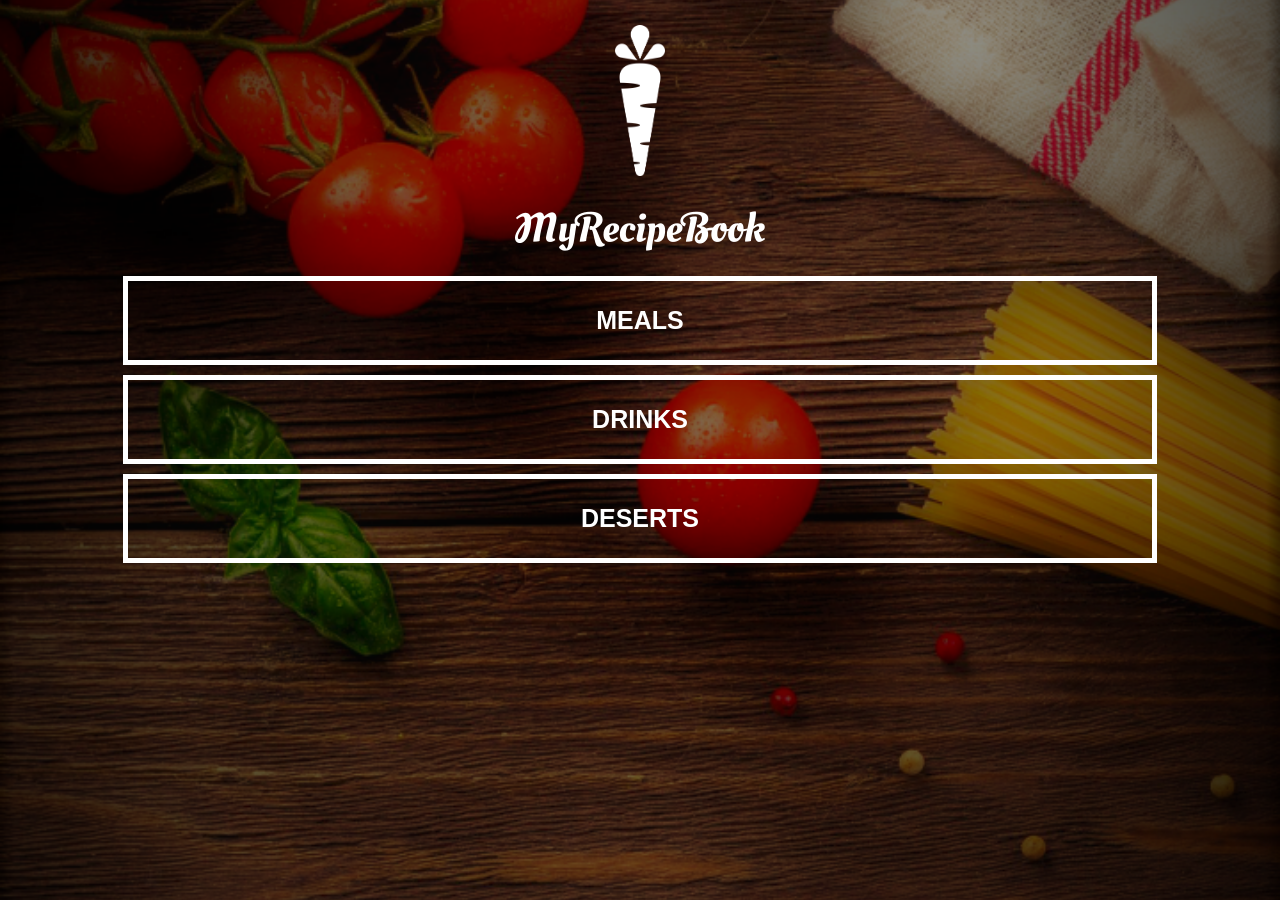
<file: index.html>
<!DOCTYPE html>
<html lang="en">
    <head>
        <meta charset="UTF-8" />
        <title>My Recipe Book.</title>
        <link rel="stylesheet" href="style.css">
                                            
    </head>
    <body class="body-home">
       <div id="home">
        
        <img src="images/logo-img.png" id="home-logo-img">
        <img src="images/logo-text.png" id="home-logo-text">
        
        <div class="home-menu">
         <a href="meals.html" class="home-menu-item">  
            <p>Meals</p>
           </a>
            
              <a href="drinks.html" class="home-menu-item">  
            <p>Drinks</p>
           </a>
            
              <a href="deserts.html" class="home-menu-item">  
            <p>Deserts</p>
           </a>
            
           </div>

        </div>
    </body>
</html>
</file>
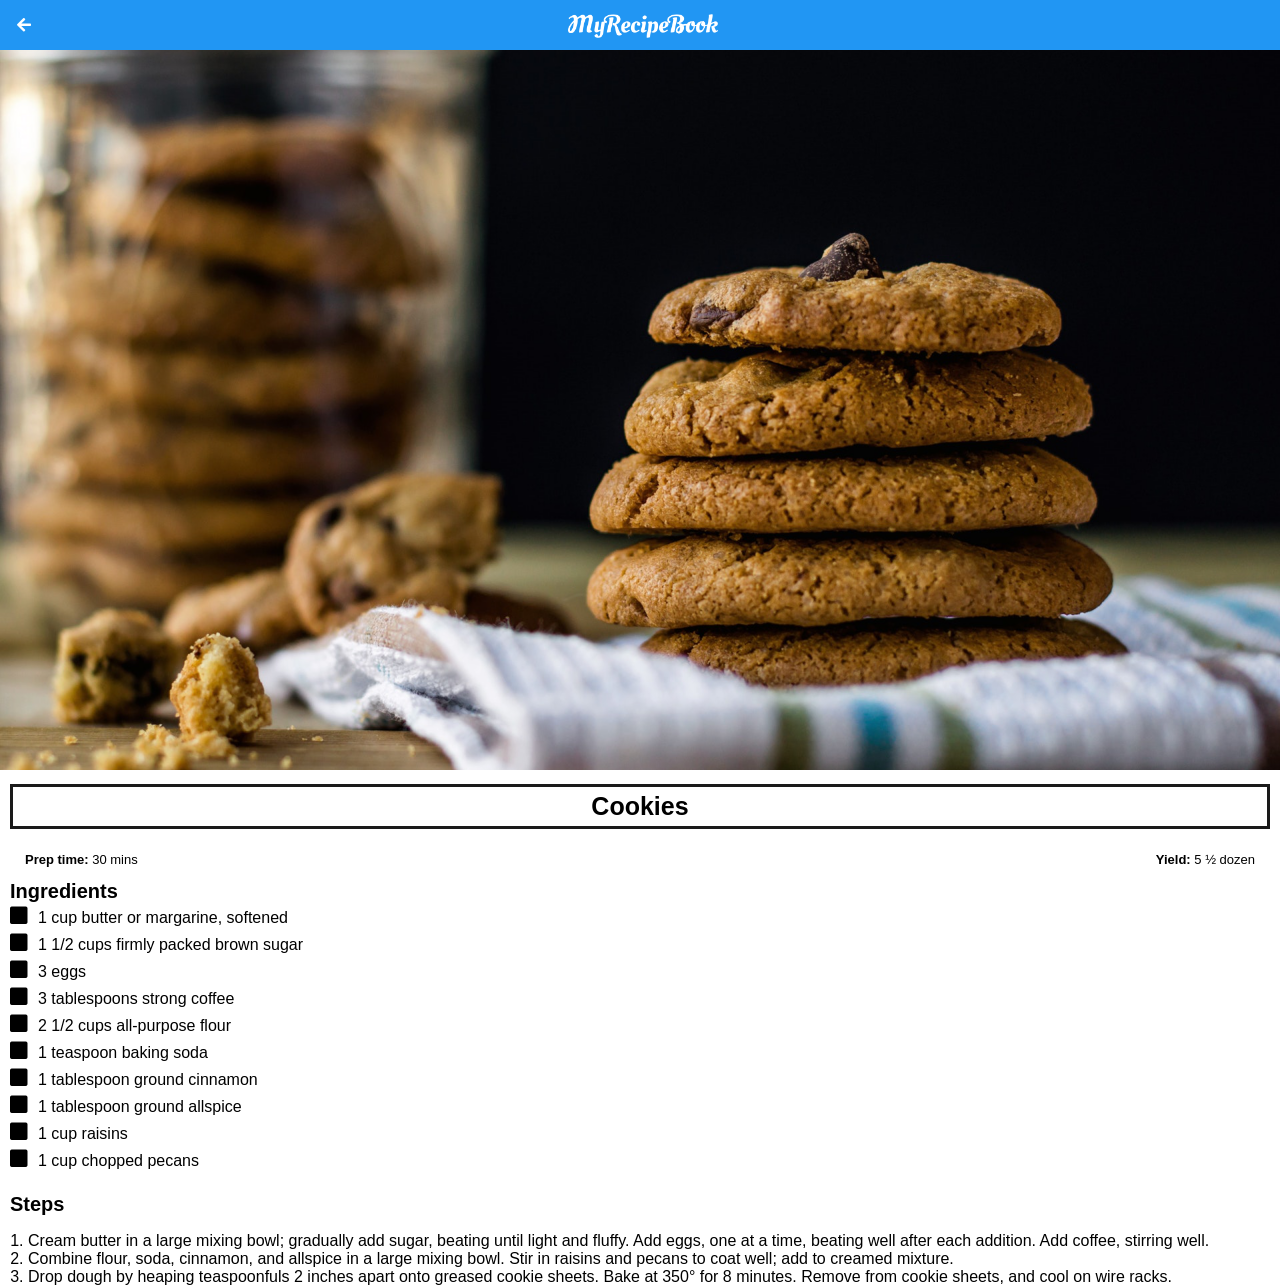
<file: cookies.html>
<!DOCTYPE html> 
<html lang="en"> 

<head> 
    <meta charset="UTF-8"> 
    <title>My Recipe Book | Deserts | Cookies</title> 

    <link rel="stylesheet" href="style.css"> 
    <link rel="stylesheet" href="fontAwesome/css/all.css">                                     
</head> 

<body class="body-recipes"> 

    <div class="header"> 

        <a href="deserts.html"> 
            <i class="fas fa-arrow-left"></i>     
        </a> 

        <img src="images/logo-text.png"> 

    </div> 

    <div id="recipe"> 

        <div class="recipe-details"> 

            <img src="images/cookies.png"> 

            <h1>Cookies</h1> 

            <div class="recipe-details-info"> 

                <p><b>Prep time:</b> 30 mins</p> 
                <p style="float: right;"><b>Yield:</b> 5 ½ dozen</p> 

            </div>    

            <div class="recipe-details-ingredients"> 

                <h2>Ingredients</h2> 

                <input id="check-01" type="checkbox"> 
                <label for="check-01">1 cup butter or margarine, softened</label> 
                <br>
                <input id="check-02" type="checkbox"> 
                <label for="check-02">1 1/2 cups firmly packed brown sugar</label> 
                <br>
                <input id="check-03" type="checkbox"> 
                <label for="check-03">3 eggs</label> 
                <br>
                <input id="check-04" type="checkbox"> 
                <label for="check-04">3 tablespoons strong coffee</label> 
                <br>
                <input id="check-05" type="checkbox"> 
                <label for="check-05">2 1/2 cups all-purpose flour</label>  
                <br>
                 <input id="check-06" type="checkbox"> 
                <label for="check-06">1 teaspoon baking soda</label> 
                <br>
                <input id="check-07" type="checkbox"> 
                <label for="check-07">1 tablespoon ground cinnamon</label> 
                <br>
                <input id="check-08" type="checkbox"> 
                <label for="check-08">1 tablespoon ground allspice</label> 
                <br>
                <input id="check-09" type="checkbox"> 
                <label for="check-09">1 cup raisins</label> 
                <br>
                <input id="check-10" type="checkbox"> 
                <label for="check-10">1 cup chopped pecans</label> 
            </div> 

            <div class="recipe-details-steps">
            <h2>Steps</h2>
            
            <ol>
            <li>Cream butter in a large mixing bowl; gradually add sugar, beating until light and fluffy. Add eggs, one at a time, beating well after each addition. Add coffee, stirring well.</li>  
            <li>Combine flour, soda, cinnamon, and allspice in a large mixing bowl. Stir in raisins and pecans to coat well; add to creamed mixture.</li>  
            <li>Drop dough by heaping teaspoonfuls 2 inches apart onto greased cookie sheets. Bake at 350° for 8 minutes. Remove from cookie sheets, and cool on wire racks.</li>     
                
                </ol>    
            </div>
        </div>           

    </div> 

</body> 
</html>
</file>
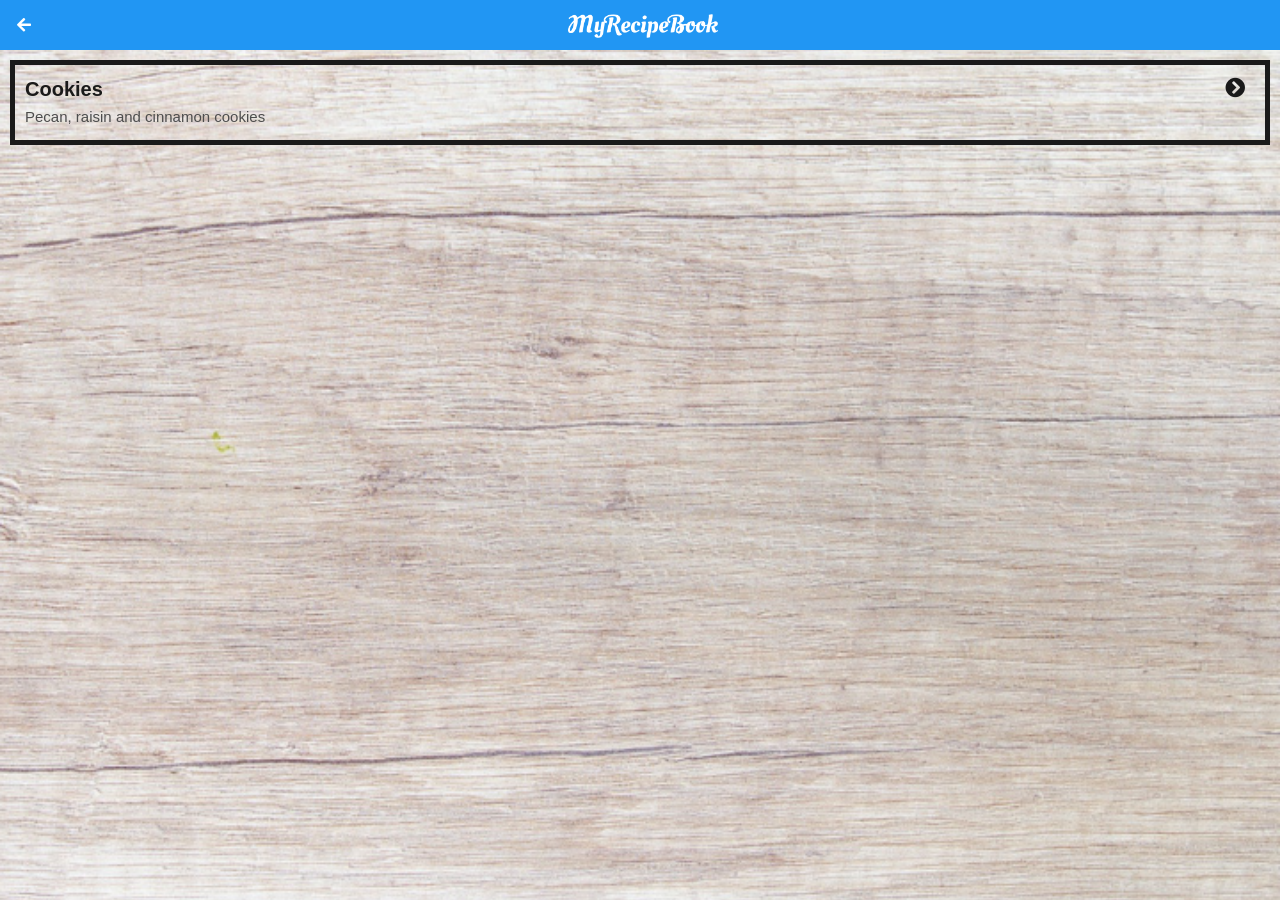
<file: deserts.html>
<!DOCTYPE html>
<html lang="en">
    <head>
        <meta charset="UTF-8" />
        <title>My Recipe Book | Deserts</title>
        <link rel="stylesheet" href="style.css">
         <link rel="stylesheet" href="fontAwesome/css/all.css">                                    
    </head>
    <body class="body-meals">
        <div class="header">
        <a href="index.html">
        <i class="fas fa-arrow-left"></i>    
        </a>
        <img src="images/logo-text.png">
            
        </div>
       <div id="meals">
           
    <div class="meals-list">
    <a href="cookies.html">
    <div class="meals-list-item">
        
    <h1>Cookies <i class="fas fa-chevron-circle-right"></i></h1>
    <p>Pecan, raisin and cinnamon cookies</p>
        
        </div>
        </a>
        
           </div>
        
</div>
    </body>
</html>
</file>
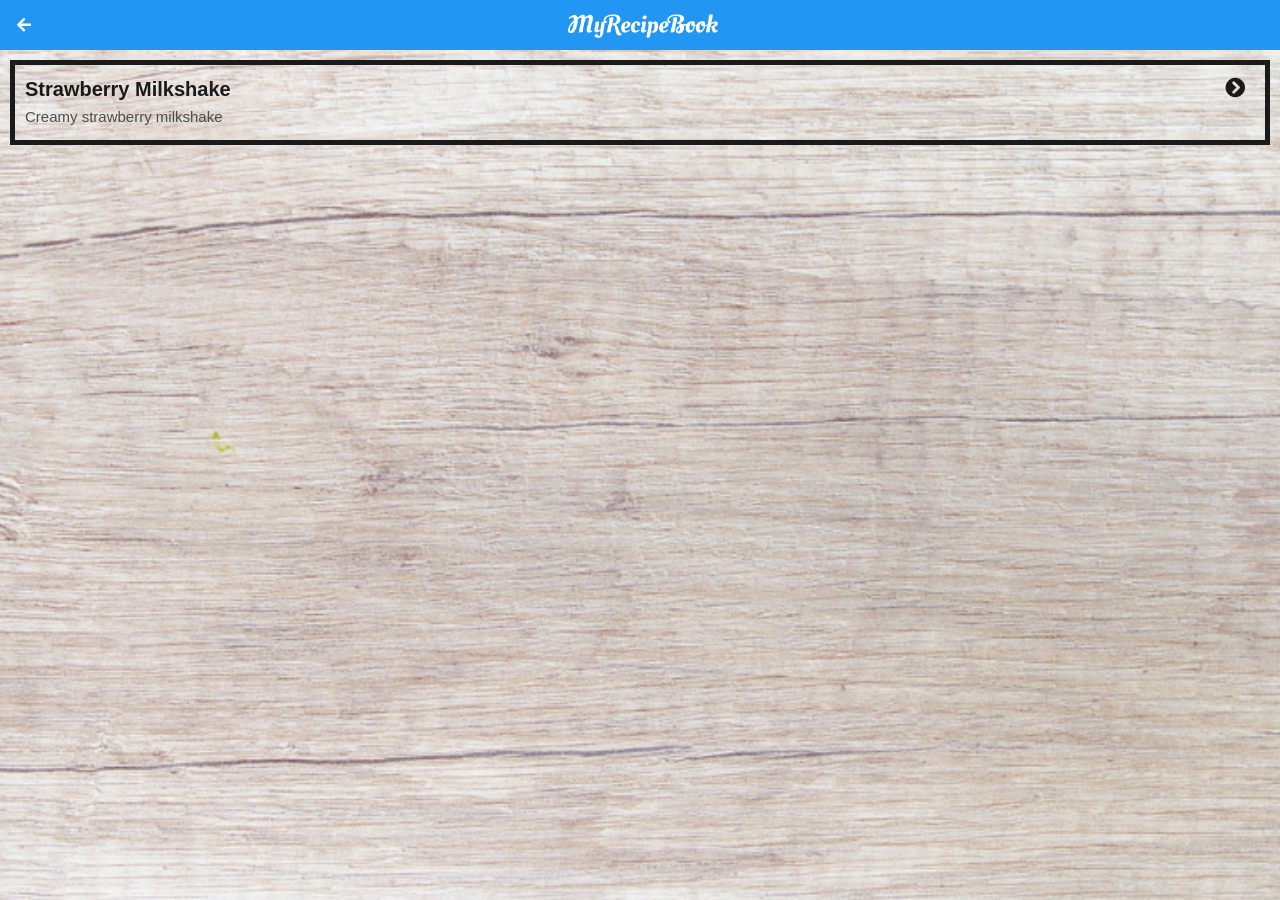
<file: drinks.html>
<!DOCTYPE html>
<html lang="en">
    <head>
        <meta charset="UTF-8" />
        <title>My Recipe Book | Drinks</title>
        <link rel="stylesheet" href="style.css">
         <link rel="stylesheet" href="fontAwesome/css/all.css">                                    
    </head>
    <body class="body-meals">
        <div class="header">
        <a href="index.html">
        <i class="fas fa-arrow-left"></i>    
        </a>
        <img src="images/logo-text.png">
            
        </div>
       <div id="meals">
           
    <div class="meals-list">
    <a href="strawberry.html">
    <div class="meals-list-item">
        
    <h1>Strawberry Milkshake <i class="fas fa-chevron-circle-right"></i></h1>
    <p>Creamy strawberry milkshake</p>
        
        </div>
        </a>
        
           </div>
        
</div>
    </body>
</html>
</file>
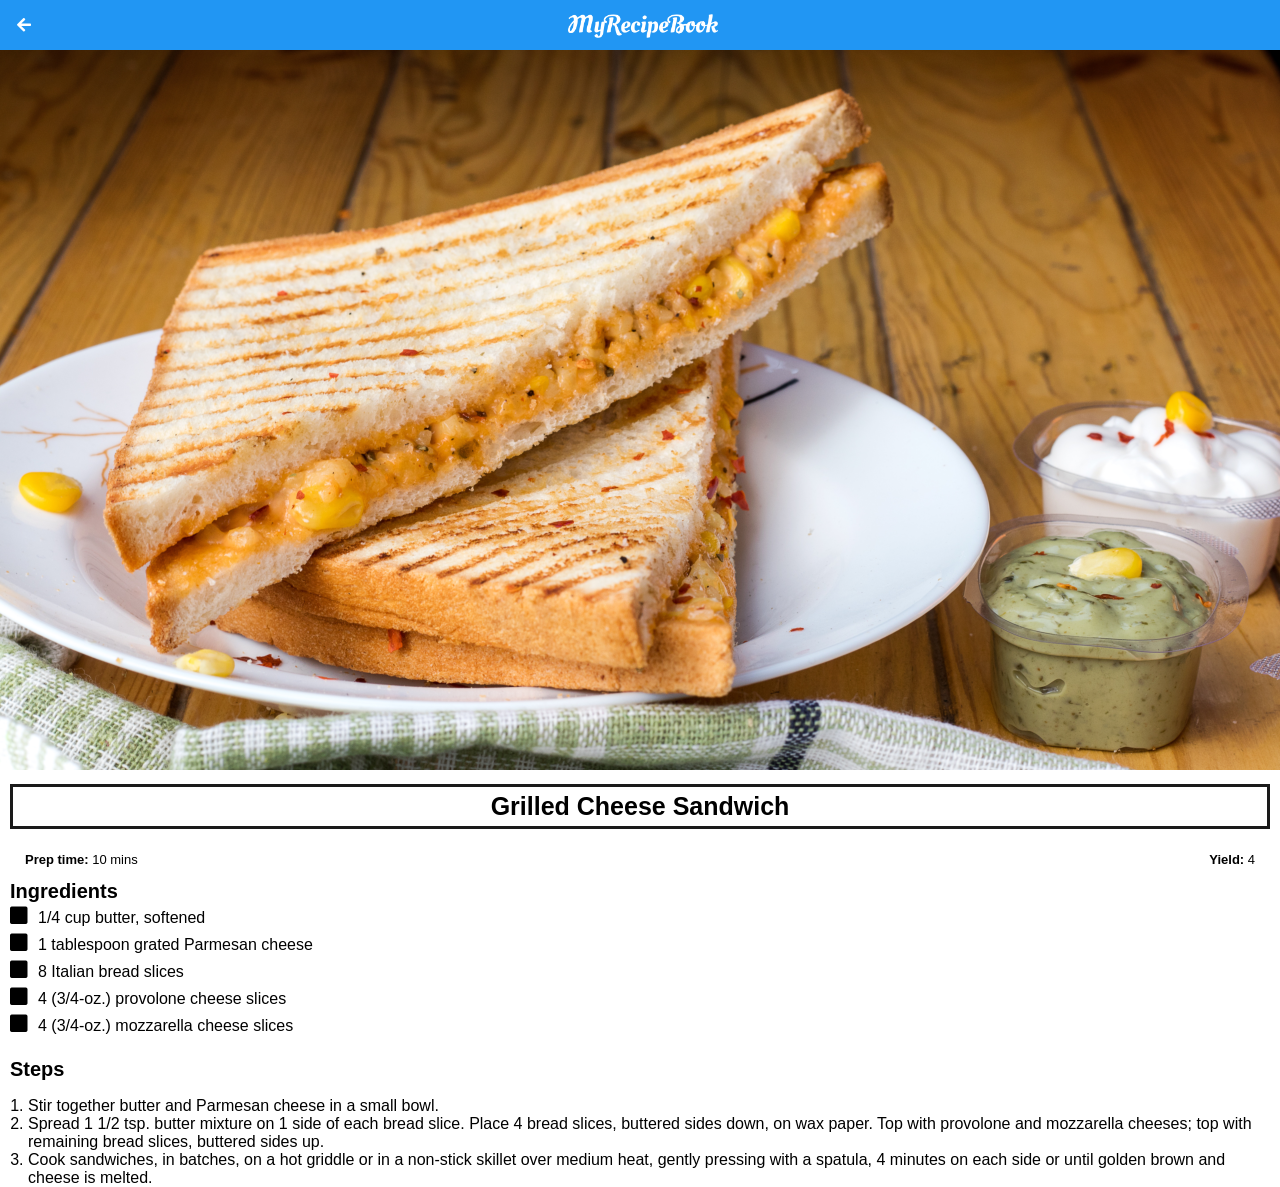
<file: grilledcheese.html>
<!DOCTYPE html> 
<html lang="en"> 

<head> 
    <meta charset="UTF-8"> 
    <title>My Recipe Book | Meals | Grilled cheese</title> 

    <link rel="stylesheet" href="style.css"> 
    <link rel="stylesheet" href="fontAwesome/css/all.css">                                     
</head> 

<body class="body-recipes"> 

    <div class="header"> 

        <a href="meals.html"> 
            <i class="fas fa-arrow-left"></i>     
        </a> 

        <img src="images/logo-text.png"> 

    </div> 

    <div id="recipe"> 

        <div class="recipe-details"> 

            <img src="images/grilledCheese.png"> 

            <h1>Grilled Cheese Sandwich</h1> 

            <div class="recipe-details-info"> 

                <p><b>Prep time:</b> 10 mins</p> 
                <p style="float: right;"><b>Yield:</b> 4</p> 

            </div>    

            <div class="recipe-details-ingredients"> 

                <h2>Ingredients</h2> 

                <input id="check-01" type="checkbox"> 
                <label for="check-01">1/4 cup butter, softened</label> 
                <br>
                <input id="check-02" type="checkbox"> 
                <label for="check-02">1 tablespoon grated Parmesan cheese</label> 
                <br>
                <input id="check-03" type="checkbox"> 
                <label for="check-03">8 Italian bread slices</label> 
                <br>
                <input id="check-04" type="checkbox"> 
                <label for="check-04">4 (3/4-oz.) provolone cheese slices</label> 
                <br>
                <input id="check-05" type="checkbox"> 
                <label for="check-05">4 (3/4-oz.) mozzarella cheese slices</label>  
            </div> 

            <div class="recipe-details-steps">
            <h2>Steps</h2>
            
            <ol>
            <li>Stir together butter and Parmesan cheese in a small bowl.</li>  
            <li>Spread 1 1/2 tsp. butter mixture on 1 side of each bread slice. Place 4 bread slices, buttered sides down, on wax paper. Top with provolone and mozzarella cheeses; top with remaining bread slices, buttered sides up.</li>  
            <li>Cook sandwiches, in batches, on a hot griddle or in a non-stick skillet over medium heat, gently pressing with a spatula, 4 minutes on each side or until golden brown and cheese is melted.</li>     
                
                </ol>    
            </div>
        </div>           

    </div> 

</body> 
</html>
</file>
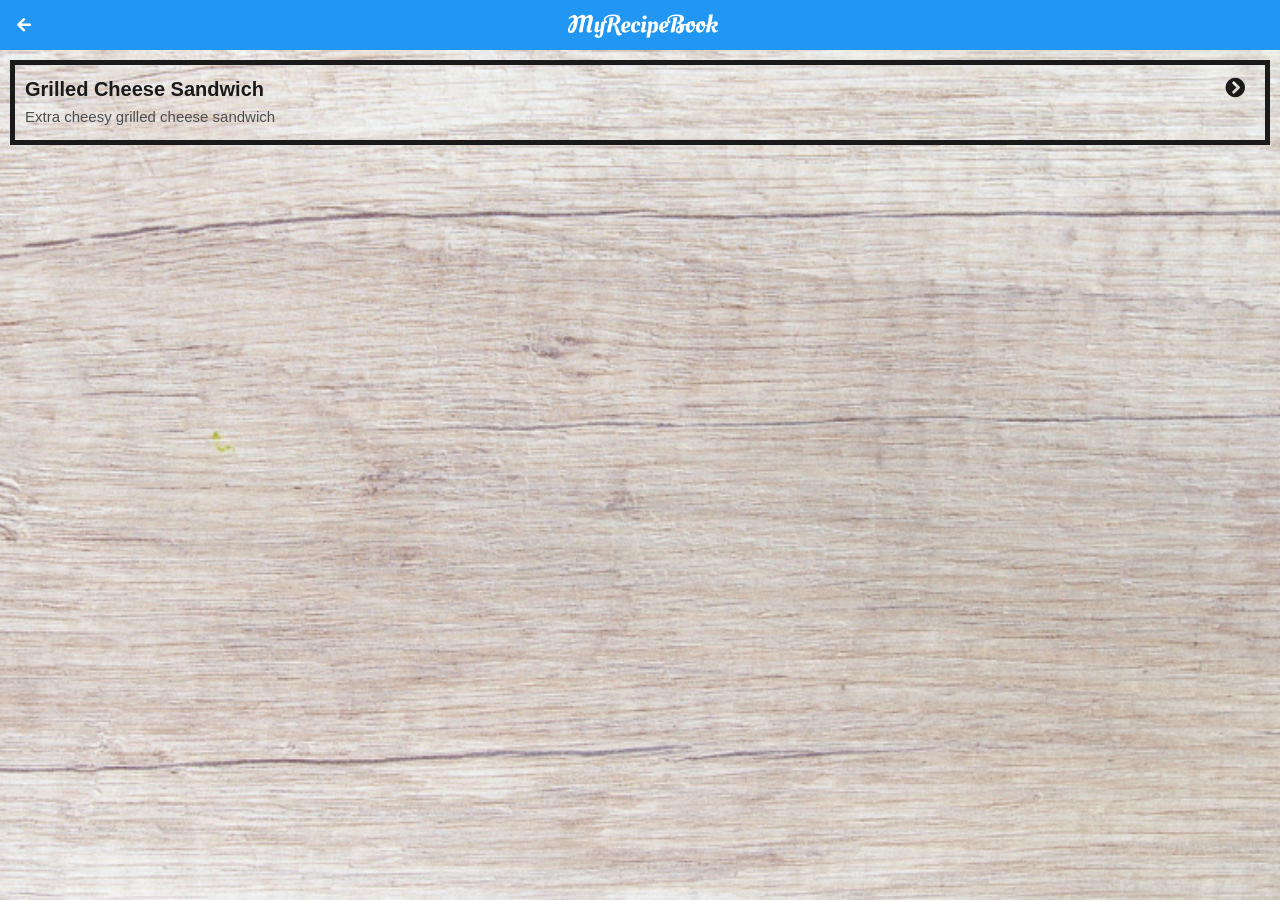
<file: meals.html>
<!DOCTYPE html>
<html lang="en">
    <head>
        <meta charset="UTF-8" />
        <title>My Recipe Book | Meals</title>
        <link rel="stylesheet" href="style.css">
         <link rel="stylesheet" href="fontAwesome/css/all.css">                                    
    </head>
    <body class="body-meals">
        <div class="header">
        <a href="index.html">
        <i class="fas fa-arrow-left"></i>    
        </a>
        <img src="images/logo-text.png">
            
        </div>
       <div id="meals">
           
    <div class="meals-list">
    <a href="grilledcheese.html">
    <div class="meals-list-item">
        
    <h1>Grilled Cheese Sandwich <i class="fas fa-chevron-circle-right"></i></h1>
    <p>Extra cheesy grilled cheese sandwich</p>
        
        </div>
        </a>
        
           </div>
        
</div>
    </body>
</html>
</file>
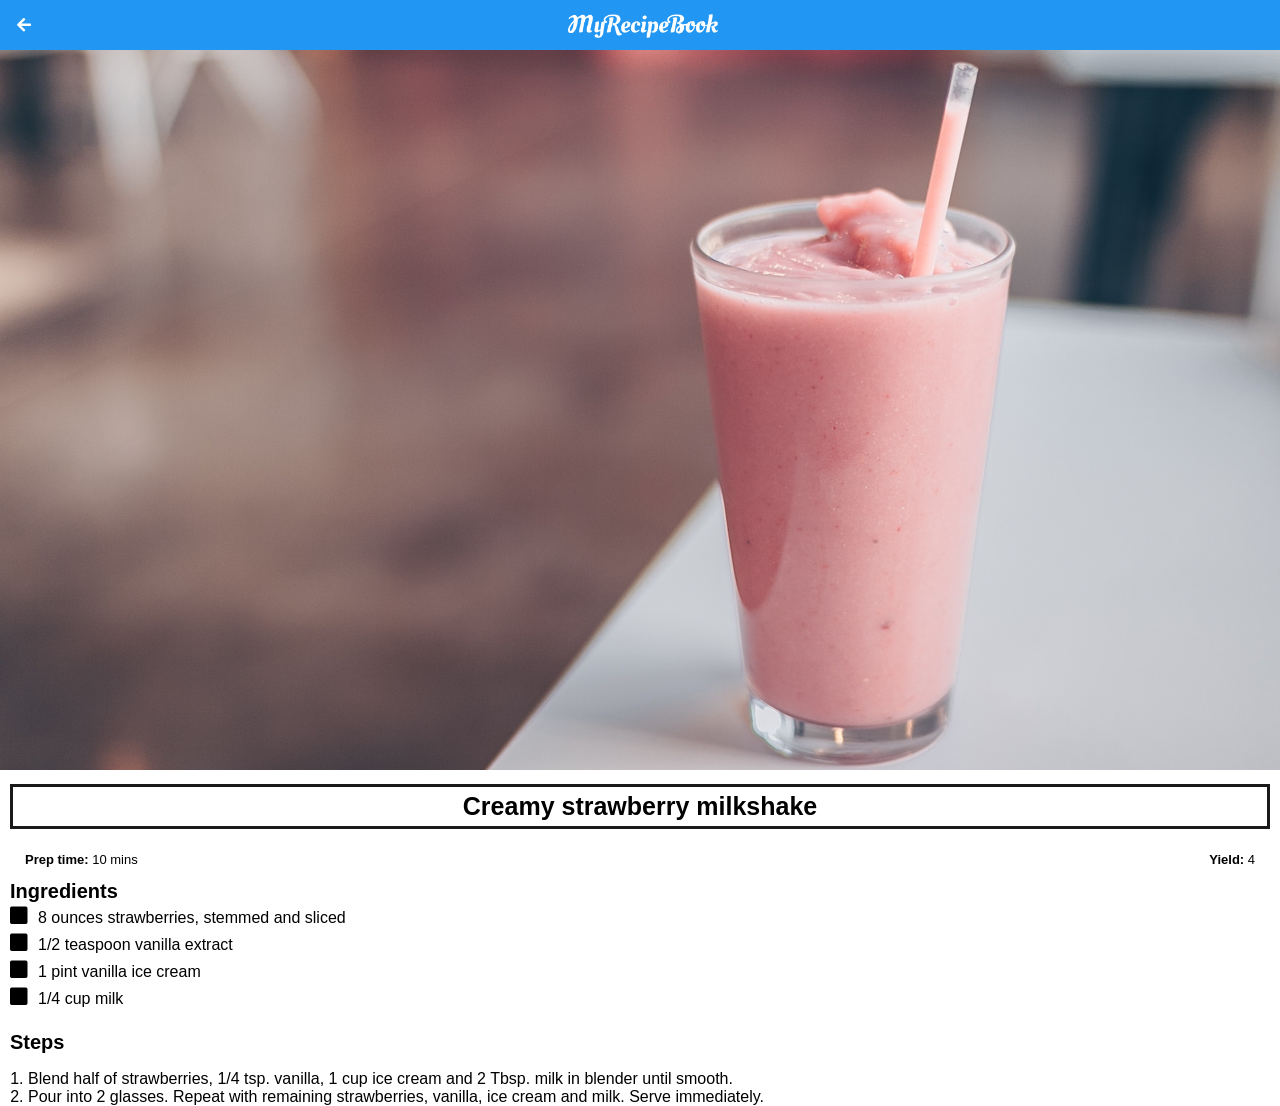
<file: strawberry.html>
<!DOCTYPE html> 
<html lang="en"> 

<head> 
    <meta charset="UTF-8"> 
    <title>My Recipe Book | Meals | Strawberry</title> 

    <link rel="stylesheet" href="style.css"> 
    <link rel="stylesheet" href="fontAwesome/css/all.css">                                     
</head> 

<body class="body-recipes"> 

    <div class="header"> 

        <a href="drinks.html"> 
            <i class="fas fa-arrow-left"></i>     
        </a> 

        <img src="images/logo-text.png"> 

    </div> 

    <div id="recipe"> 

        <div class="recipe-details"> 

            <img src="images/strawberryMilkshake.png"> 

            <h1>Creamy strawberry milkshake</h1> 

            <div class="recipe-details-info"> 

                <p><b>Prep time:</b> 10 mins</p> 
                <p style="float: right;"><b>Yield:</b> 4</p> 

            </div>    

            <div class="recipe-details-ingredients"> 

                <h2>Ingredients</h2> 

                <input id="check-01" type="checkbox"> 
                <label for="check-01">8 ounces strawberries, stemmed and sliced</label> 
                <br>
                <input id="check-02" type="checkbox"> 
                <label for="check-02">1/2 teaspoon vanilla extract</label> 
                <br>
                <input id="check-03" type="checkbox"> 
                <label for="check-03">1 pint vanilla ice cream</label> 
                <br>
                <input id="check-04" type="checkbox"> 
                <label for="check-04">1/4 cup milk</label> 
              
            </div> 

            <div class="recipe-details-steps">
            <h2>Steps</h2>
            
            <ol>
            <li>Blend half of strawberries, 1/4 tsp. vanilla, 1 cup ice cream and 2 Tbsp. milk in blender until smooth.</li>  
            <li>Pour into 2 glasses. Repeat with remaining strawberries, vanilla, ice cream and milk. Serve immediately.</li>  
            
                </ol>    
            </div>
        </div>           

    </div> 

</body> 
</html>
</file>
<file: style.css>
html{
height:100%
}

body{
font-family:sans-serif;
margin:0;
padding:0;
height:100%
}

.body-home{
 background-image:url(images/background-01-port.png);
 background-position: center;
 background-attachment: fixed;
 background-repeat: no-repeat;
 background-size: cover;
}

.body-meals{
 background-image:url(images/background-02-port.png);
 background-position: center;
 background-attachment: fixed;
 background-repeat: no-repeat;
 background-size: cover;
}

/*==============CUSTOM CHECKBOXES===============*/

input[type="checkbox"] {
    display: none;
}

input[type="checkbox"] + label:before {
    font-family: "Font Awesome 5 Free";
    font-weight: 900;
    display: inline-block;
    content: "\f0c8";
    letter-spacing: 10px;
    font-size: 20px;
}

input[type="checkbox"]:checked + label:before {
    content: "\f14a";
}

/*==============HEADER===============*/

.header{
background-color:#2196f3;
width:100%;
height:50px;
top:0;
    
position:fixed;
overflow:hidden;
    
text-align:center;
}

.header i{
float:left;
padding:17px 0 0 17px;
color:#ffffff;
} 

.header img{
width:150px;
padding-top:14px;
padding-right:25px;
}

/*==============HOME PAGE===============*/
#home-logo-img{
width:50px;
display:block;
margin: auto;
padding: 25px 10px 10px 10px;
}

#home-logo-text{
width:auto;
display:block;
margin:auto;
padding:25px;
}

/*========HOME PAGE MENU =========*/

.home-menu-item{
 text-decoration:none;   
 text-transform:uppercase;
 color:white;
    
 font-size:25px;
 font-weight:bold;
 text-align:center;
    
border:5px solid white;
display:block;
margin:auto;
margin-bottom:10px;
width:80%
    
}

/*==============MEALS PAGE===============*/

#meals{
padding-top:50px;
}

/*==============MEALS PAGE Menu===============*/

.meals-list a{
text-decoration:none;
}

.meals-list-item{
border:5px solid #1a1a1a;
margin:10px;
}

.meals-list-item h1{
font-weight:bold;
font-size:20px;
color:#1a1a1a;
padding-left:10px;
}

.meals-list-item i{
float:right;
color:#1a1a1a;
padding-right:20px;
}

.meals-list-item p{
font-size:15px;
font-style:italics;
color:#4d4d4d;
margin-top:-7px;
padding-left:10px;
}


/*========= RECIPE PAGE ==========*/

#recipe{
padding-top:50px;
}

/*========RECIPE DETAILS =========*/

.recipe-details img{
width:100%;
}

.recipe-details h1{
font-size:25px;
text-align: center;
border: solid #1a1a1a;
margin:10px;
padding:5px;
}

.recipe-details h2{
font-size:20px;
text-align:left;
margin: 0;
margin-left: 10px;
}

.recipe-details-info{
margin-left:25px;
margin-right:25px;
}

.recipe-details-info p{
font-size:13px;
display:inline-block;
}

.recipe-details-ingredients label{
line-height: 25px;
margin-left: 10px;
}

.recipe-details-steps{
padding-top: 20px;
}

.recipe-details-steps ol{
padding-left: 28px;
}

@media only screen and (min-width: 1000px) {

}
</file>
